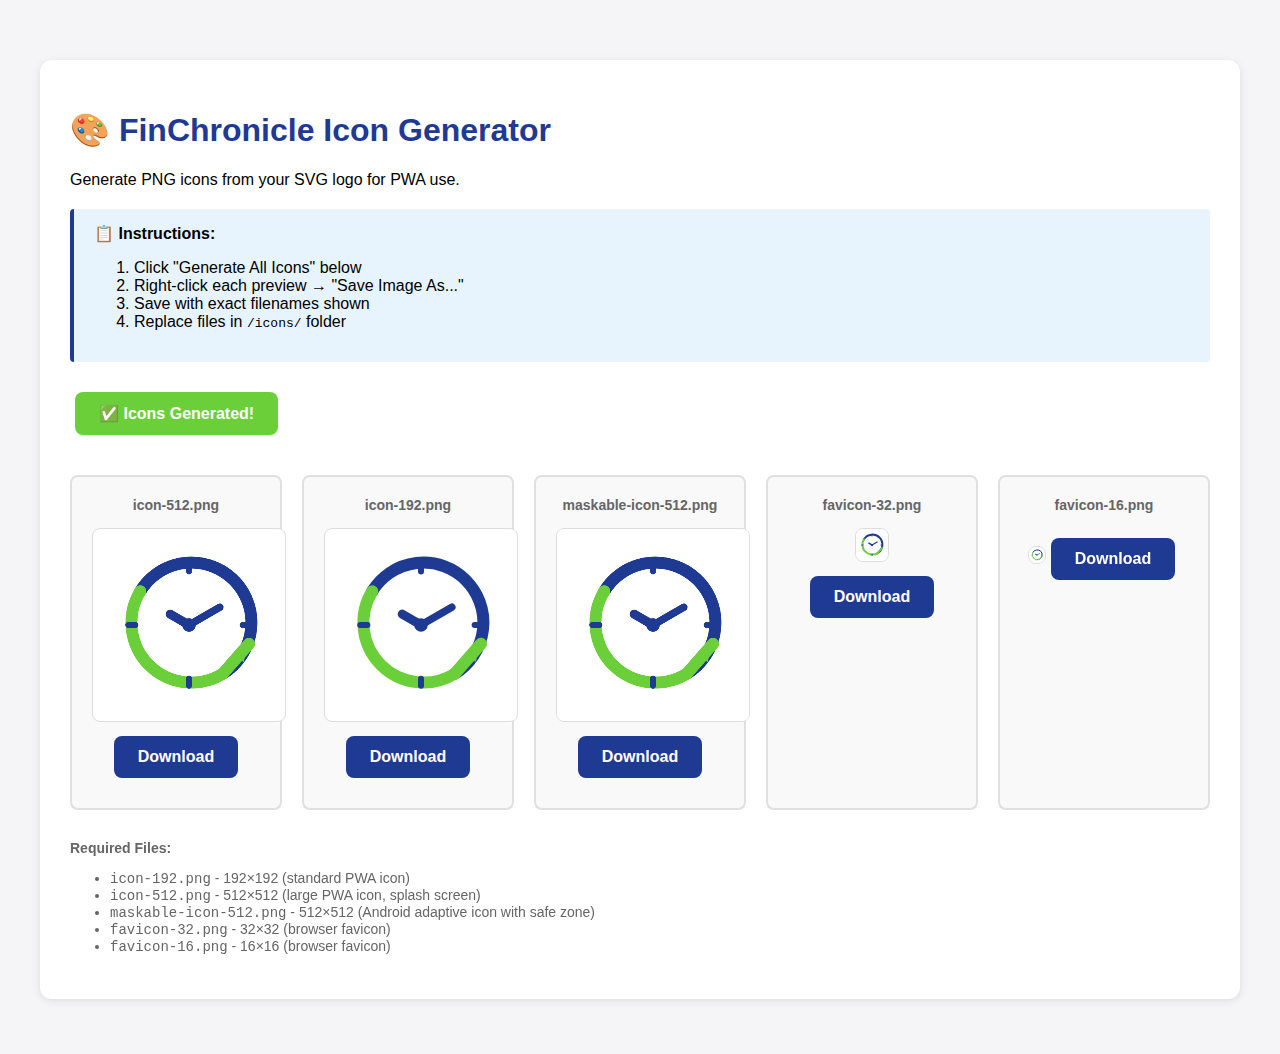
<file: icons/generate-new-icons.html>
<!DOCTYPE html>
<html lang="en">
<head>
    <meta charset="UTF-8">
    <meta name="viewport" content="width=device-width, initial-scale=1.0">
    <title>Generate FinChronicle PNG Icons</title>
    <style>
        body {
            font-family: -apple-system, BlinkMacSystemFont, 'Segoe UI', sans-serif;
            max-width: 1200px;
            margin: 40px auto;
            padding: 20px;
            background: #f5f5f7;
        }
        h1 { color: #1F3A93; }
        .container {
            background: white;
            padding: 30px;
            border-radius: 12px;
            box-shadow: 0 2px 8px rgba(0,0,0,0.1);
        }
        .preview-grid {
            display: grid;
            grid-template-columns: repeat(auto-fit, minmax(200px, 1fr));
            gap: 20px;
            margin: 30px 0;
        }
        .preview-item {
            text-align: center;
            padding: 20px;
            background: #f9f9f9;
            border-radius: 8px;
            border: 2px solid #e0e0e0;
        }
        .preview-item h3 {
            margin: 0 0 15px 0;
            font-size: 14px;
            color: #666;
        }
        canvas {
            border: 1px solid #ddd;
            border-radius: 8px;
            background: white;
        }
        button {
            background: #1F3A93;
            color: white;
            border: none;
            padding: 12px 24px;
            border-radius: 8px;
            font-size: 16px;
            font-weight: 600;
            cursor: pointer;
            margin: 10px 5px;
        }
        button:hover {
            background: #163070;
        }
        button.success {
            background: #6BCF3A;
        }
        .instructions {
            background: #e8f4fd;
            border-left: 4px solid #1F3A93;
            padding: 15px 20px;
            margin: 20px 0;
            border-radius: 4px;
        }
        .note {
            color: #666;
            font-size: 14px;
            margin-top: 20px;
        }
    </style>
</head>
<body>
    <div class="container">
        <h1>🎨 FinChronicle Icon Generator</h1>
        <p>Generate PNG icons from your SVG logo for PWA use.</p>

        <div class="instructions">
            <strong>📋 Instructions:</strong>
            <ol>
                <li>Click "Generate All Icons" below</li>
                <li>Right-click each preview → "Save Image As..."</li>
                <li>Save with exact filenames shown</li>
                <li>Replace files in <code>/icons/</code> folder</li>
            </ol>
        </div>

        <button onclick="generateAllIcons()" id="generateBtn">Generate All Icons</button>

        <div class="preview-grid" id="previewGrid"></div>

        <div class="note">
            <strong>Required Files:</strong>
            <ul>
                <li><code>icon-192.png</code> - 192×192 (standard PWA icon)</li>
                <li><code>icon-512.png</code> - 512×512 (large PWA icon, splash screen)</li>
                <li><code>maskable-icon-512.png</code> - 512×512 (Android adaptive icon with safe zone)</li>
                <li><code>favicon-32.png</code> - 32×32 (browser favicon)</li>
                <li><code>favicon-16.png</code> - 16×16 (browser favicon)</li>
            </ul>
        </div>
    </div>

    <script>
        const iconSVG = `
<svg xmlns="http://www.w3.org/2000/svg" viewBox="0 0 512 512">
  <defs>
    <style>
      .navy { stroke: #1F3A93; fill: none; }
      .navy-fill { fill: #1F3A93; stroke: none; }
      .green { stroke: #6BCF3A; fill: none; }
      .green-fill { fill: #6BCF3A; stroke: none; }
      .cap { stroke-linecap: round; stroke-linejoin: round; }
    </style>
  </defs>

  <rect width="512" height="512" fill="#FFFFFF" rx="80"/>

  <g transform="translate(256, 256)">
    <path class="navy cap" stroke-width="32" d="M -130,-90 A 160,160 0 1,1 90,130"/>
    <path class="green cap" stroke-width="32" d="M 90,130 A 160,160 0 0,1 -130,-90"/>
    <path class="green cap" stroke-width="32" d="M 90,130 L 160,50"/>
    <path class="green-fill" d="M 160,50 L 125,65 L 145,100 Z"/>

    <g class="navy-fill">
      <rect x="-8" y="-170" width="16" height="35" rx="8"/>
      <rect x="135" y="-8" width="35" height="16" rx="8"/>
      <rect x="-8" y="135" width="16" height="35" rx="8"/>
      <rect x="-170" y="-8" width="35" height="16" rx="8"/>
    </g>

    <g class="navy-fill">
      <rect x="-12" y="-70" width="24" height="80" rx="12" transform="rotate(-60)"/>
      <rect x="-10" y="-105" width="20" height="115" rx="10" transform="rotate(60)"/>
      <circle cx="0" cy="0" r="18"/>
    </g>
  </g>
</svg>
        `;

        const maskableSVG = iconSVG.replace('scale(1)', 'scale(0.75)').replace('rx="80"', '');

        const icons = [
            { name: 'icon-512.png', size: 512, svg: iconSVG },
            { name: 'icon-192.png', size: 192, svg: iconSVG },
            { name: 'maskable-icon-512.png', size: 512, svg: maskableSVG },
            { name: 'favicon-32.png', size: 32, svg: iconSVG },
            { name: 'favicon-16.png', size: 16, svg: iconSVG }
        ];

        function generateAllIcons() {
            const grid = document.getElementById('previewGrid');
            grid.innerHTML = '';

            icons.forEach(icon => {
                const item = document.createElement('div');
                item.className = 'preview-item';

                const title = document.createElement('h3');
                title.textContent = icon.name;

                const canvas = document.createElement('canvas');
                canvas.width = icon.size;
                canvas.height = icon.size;
                canvas.style.width = icon.size > 192 ? '192px' : icon.size + 'px';
                canvas.style.height = icon.size > 192 ? '192px' : icon.size + 'px';

                const downloadBtn = document.createElement('button');
                downloadBtn.textContent = 'Download';
                downloadBtn.onclick = () => downloadIcon(canvas, icon.name);

                item.appendChild(title);
                item.appendChild(canvas);
                item.appendChild(downloadBtn);
                grid.appendChild(item);

                // Render SVG to canvas
                renderSVGToCanvas(icon.svg, canvas);
            });

            document.getElementById('generateBtn').textContent = '✅ Icons Generated!';
            document.getElementById('generateBtn').classList.add('success');
        }

        function renderSVGToCanvas(svgString, canvas) {
            const ctx = canvas.getContext('2d');
            const img = new Image();

            const blob = new Blob([svgString], { type: 'image/svg+xml' });
            const url = URL.createObjectURL(blob);

            img.onload = function() {
                ctx.drawImage(img, 0, 0, canvas.width, canvas.height);
                URL.revokeObjectURL(url);
            };

            img.src = url;
        }

        function downloadIcon(canvas, filename) {
            canvas.toBlob(function(blob) {
                const url = URL.createObjectURL(blob);
                const a = document.createElement('a');
                a.href = url;
                a.download = filename;
                a.click();
                URL.revokeObjectURL(url);
            });
        }

        // Auto-generate on page load
        window.addEventListener('load', () => {
            setTimeout(generateAllIcons, 500);
        });
    </script>
</body>
</html>
</file>
